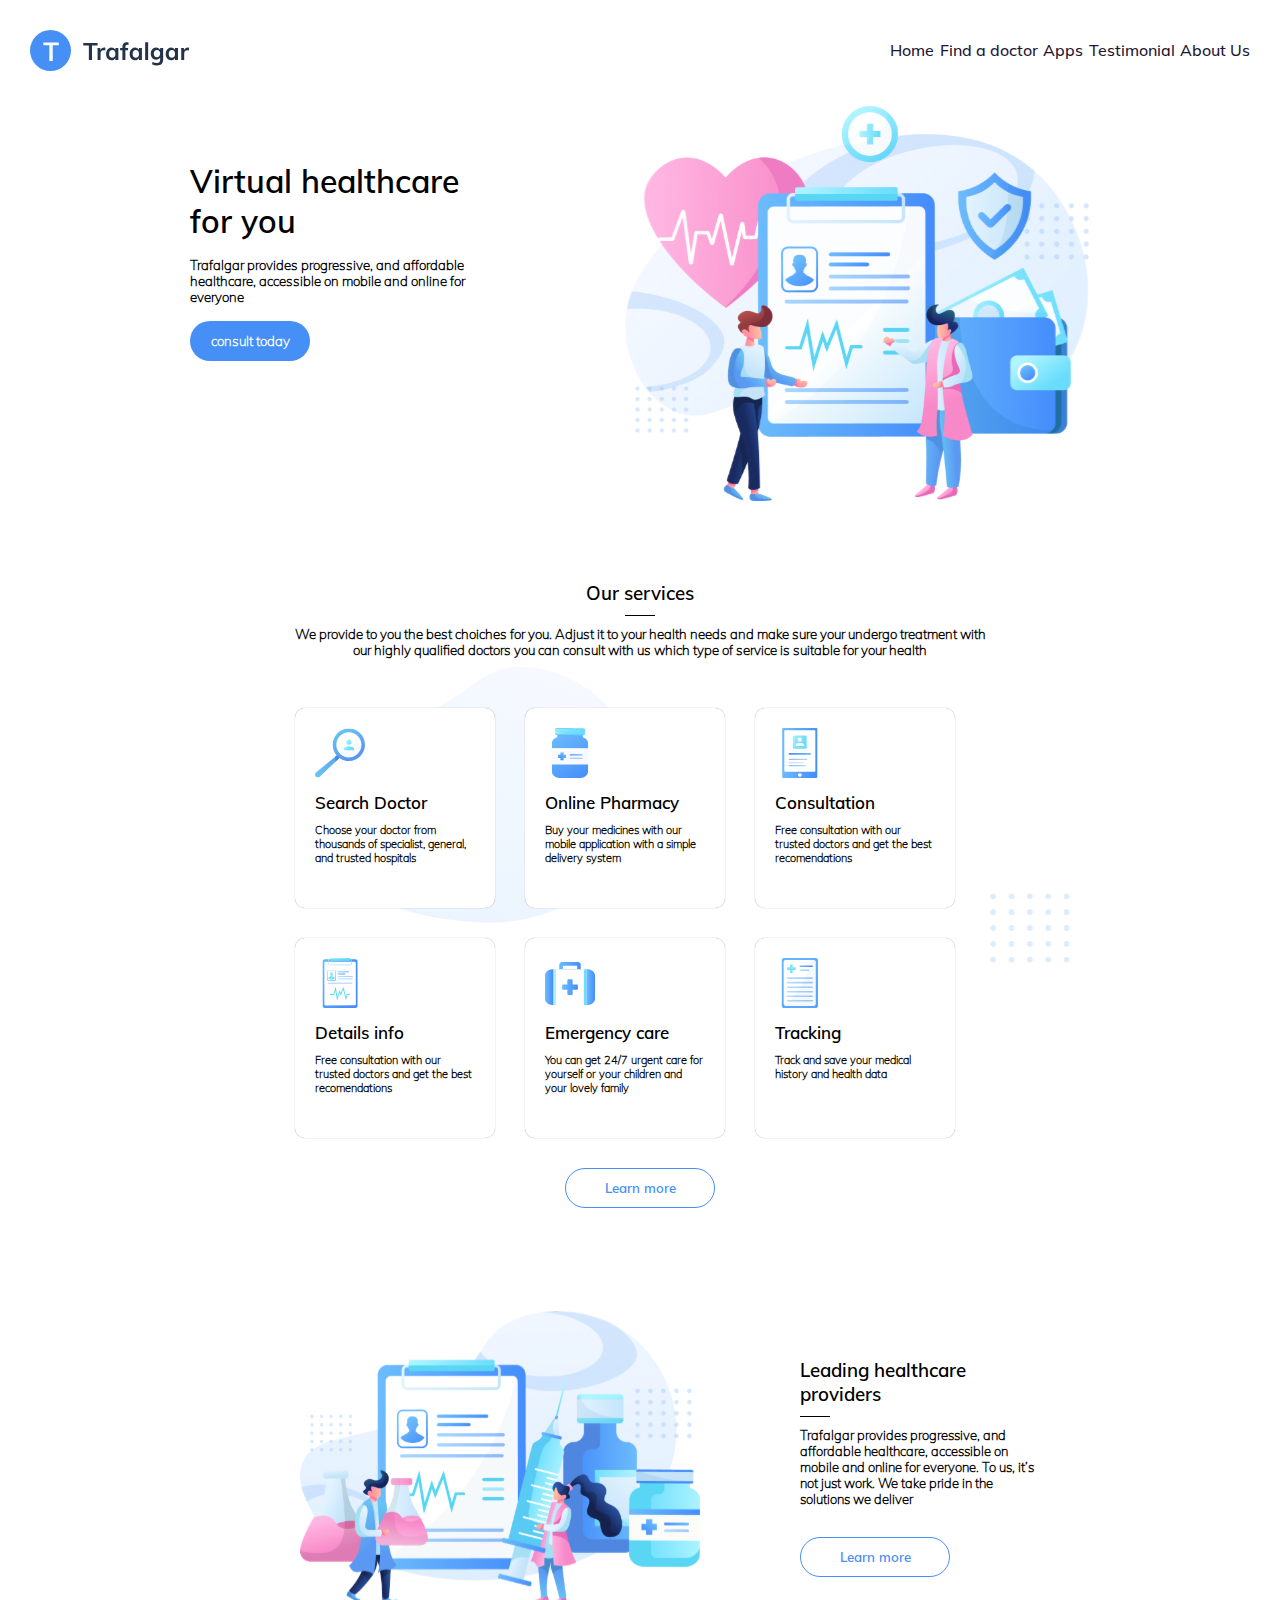
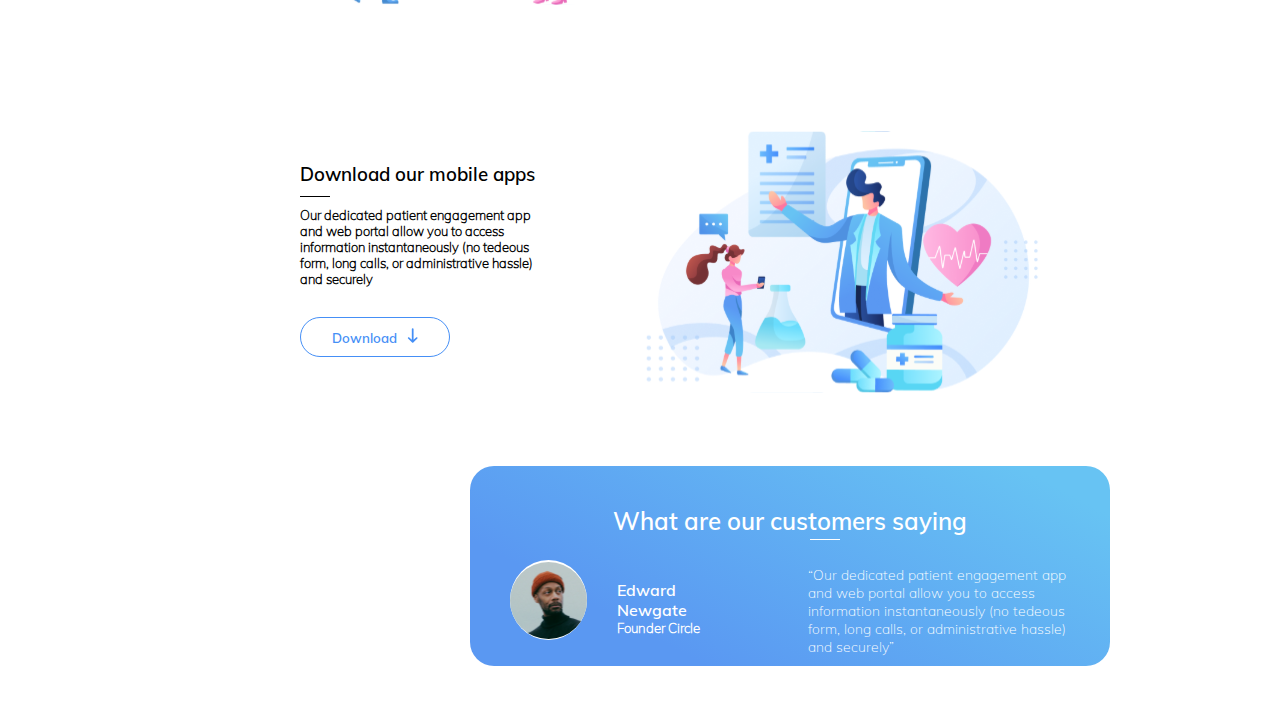
<file: index.html>
<!DOCTYPE html>
<html>
    <head>
        <meta charset="utf-8">
        <meta http-equiv="X-UA-Compatible" content="IE=edge">
        <title>Landing Page</title>
        <meta name="description" content="">
        <meta name="viewport" content="width=device-width, initial-scale=1">
        <link rel="stylesheet" href="./styles/styles.css">
    </head>
    <body>
       <div class="container-div">
            <div class="nav-div">
                <nav>
                    <img src="./images/logo.svg" class="logo-img">
                    <ul class="top-nav">
                        <li><a href="#">Home</a></li>
                        <li><a href="#">Find a doctor</a></li>
                        <li><a href="#">Apps</a></li>
                        <li><a href="#">Testimonial</a></li>
                        <li><a href="#">About Us</a></li>
                    </ul>
                </nav>
                <div class="body-top-div">
                        <div class="header-text">
                            <h1>Virtual healthcare for you</h1>
                            <h5>Trafalgar provides progressive, and affordable 
                                healthcare, accessible on mobile and online 
                                for everyone</h5>
                            <button class="consult-btn">consult today</button>
                        </div>
                        <div class="illustration-div">
                                <img src="./images/illustration.svg" class="illustration-img">
                        </div>
                </div>
                <div class="our-services-div">
                        <div class="our-services">
                            <h3>Our services</h3>
                            <div class="border-bottom"></div>
                            <h5>We provide to you the best choiches for you. Adjust it to your health needs and make sure your undergo treatment with our highly qualified doctors you can consult with us which type of service is suitable for your health</h5>
                        </div>
                </div>
                <div class="services-div">
                    <div class="first-services-row">
                            <div class="services">
                                <img src="./images/Frame-2.svg" class="services-img">
                                <h3>Search Doctor</h3>
                                <h5>Choose your doctor from thousands of specialist, general, and trusted hospitals</h5>
                            </div>
                            <div class="services">
                                <img src="./images/Frame-3.svg" class="services-img">
                                <h3>Online Pharmacy</h3>
                                <h5>Buy  your medicines with our mobile application with a simple delivery system</h5>
                            </div>
                            <div class="services">
                                <img src="./images/Frame-4.svg" class="services-img">
                                <h3>Consultation</h3>
                                <h5>Free consultation with our trusted doctors and get the best recomendations</h5>
                            </div>
                    </div>

                    <div class="second-services-row">
                        <div class="services">
                            <img src="./images/Frame-5.svg" class="services-img">
                            <h3>Details info</h3>
                            <h5>Free consultation with our trusted doctors and get the best recomendations</h5>
                        </div>
                        <div class="services">
                            <img src="./images/Frame-6.svg" class="services-img">
                            <h3>Emergency care</h3>
                            <h5>You can get 24/7 urgent care for yourself or your children and your
                                lovely family</h5>
                        </div>
                        <div class="services">
                            <img src="./images/Frame-7.svg" class="services-img">
                            <h3>Tracking</h3>
                            <h5>Track and save your medical history and health data </h5>
                        </div>
                    </div>
                    <div class="learn-more-btn-div">
                            <button class="learn-more-btn">Learn more</button>
                    </div>
                </div>
                <div class="health-provider-div">
                        <div class="health-provider-img-div">
                            <img src="./images/trafalgar-illustration sec02 1.svg" class="health-provider-img">
                        </div>
                        <div class="leading-health-care">
                            <h3>Leading healthcare providers</h3>
                            <div class="border-bottom"></div>
                            <h5>Trafalgar provides progressive, and affordable healthcare, accessible on mobile and online for everyone. To us, it’s not just work. We take pride 
                                in the solutions we deliver</h5>
                            <button class="learn-more-btn">Learn more</button>
                        </div>
                </div>
                <div class="mobile-apps-div">
                    <div class="leading-health-care">
                        <h3>Download our 
                            mobile apps</h3>
                        <div class="border-bottom"></div>
                        <h5>Our dedicated patient engagement app and 
                            web portal allow you to access information instantaneously (no tedeous form, long calls, 
                            or administrative hassle) and securely</h5>
                        <button class="learn-more-btn">Download<img src='./images/Vector.svg' class="down-arrow"></button>
                    </div>
                    <div class="health-provider-img-div">
                        <img src="./images/trafalgar-illustration sec03 1.svg" class="health-provider-img">
                    </div>
                </div>
                <div class="feedback-div">
                    <h2 class="feedback-text">What are our customers saying</h2>
                    <div class="border-bottom-white"></div>
                    <div class="user-div">
                        <div class="image-frame">
                            <img src="./images/profile-image.svg" class="profile-image">
                        </div>
                        <div class="info">
                            <h4>Edward Newgate</h4>
                            <h5>Founder Circle</h5>
                        </div>
                        <div class="bio">
                            <p>
                                “Our dedicated patient engagement app and 
                                web portal allow you to access information instantaneously (no tedeous form, long calls, 
                                or administrative hassle) and securely”
                            </p>
                        </div>
                    </div> 
                </div>
                
            </div>
       </div>
    </body>
</html>
</file>
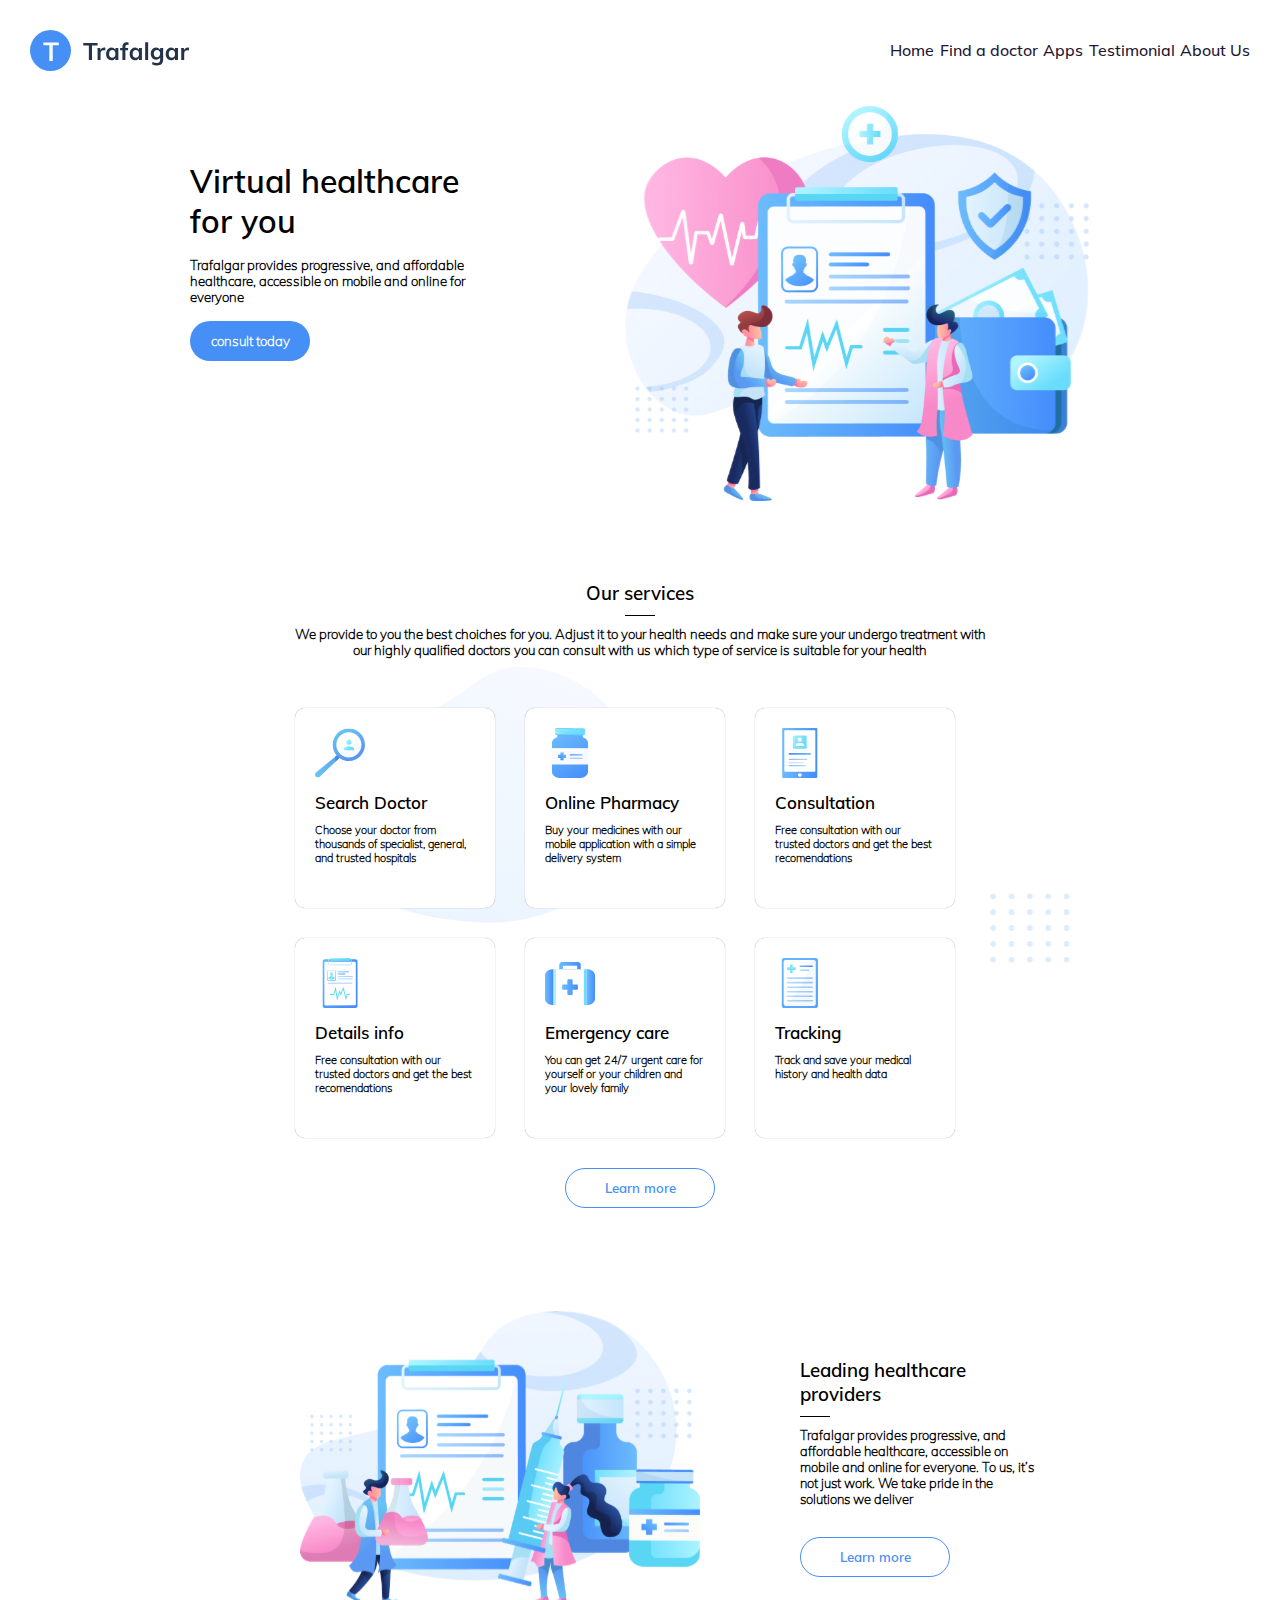
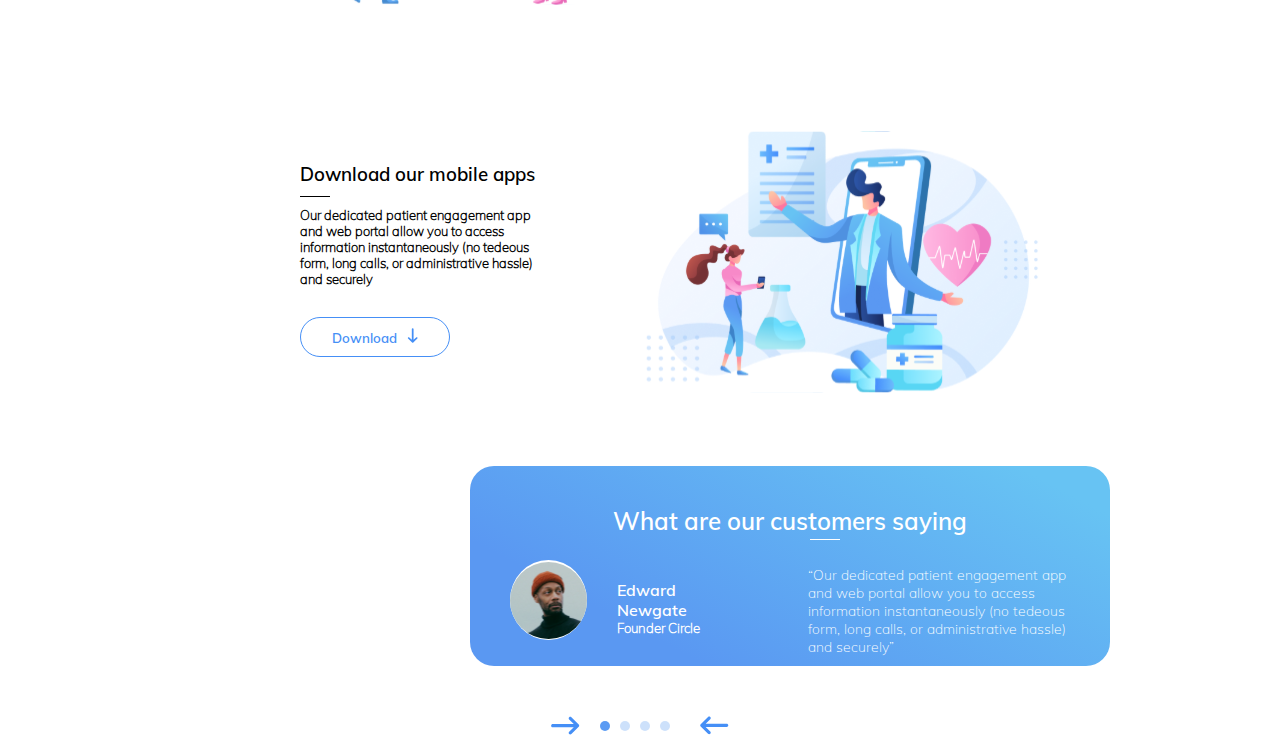
<file: html/index.html>
<!DOCTYPE html>
<html>
    <head>
        <meta charset="utf-8">
        <meta http-equiv="X-UA-Compatible" content="IE=edge">
        <title>Landing Page</title>
        <meta name="description" content="">
        <meta name="viewport" content="width=device-width, initial-scale=1">
        <link rel="stylesheet" href="../styles/styles.css">
    </head>
    <body>
       <div class="container-div">
            <div class="nav-div">
                <nav>
                    <img src="../images/logo.svg" class="logo-img">
                    <ul class="top-nav">
                        <li><a>Home</a></li>
                        <li><a>Find a doctor</a></li>
                        <li><a>Apps</a></li>
                        <li><a>Testimonial</a></li>
                        <li><a>About Us</a></li>
                    </ul>
                </nav>
                <div class="body-top-div">
                        <div class="header-text">
                            <h1>Virtual healthcare for you</h1>
                            <h5>Trafalgar provides progressive, and affordable 
                                healthcare, accessible on mobile and online 
                                for everyone</h5>
                            <button class="consult-btn">consult today</button>
                        </div>
                        <div class="illustration-div">
                                <img src="../images/illustration.svg" class="illustration-img">
                        </div>
                </div>
                <div class="our-services-div">
                        <div class="our-services">
                            <h3>Our services</h3>
                            <div class="border-bottom"></div>
                            <h5>We provide to you the best choiches for you. Adjust it to your health needs and make sure your undergo treatment with our highly qualified doctors you can consult with us which type of service is suitable for your health</h5>
                        </div>
                </div>
                <div class="services-div">
                    <div class="first-services-row">
                            <div class="services">
                                <img src="../images/Frame-2.svg" class="services-img">
                                <h3>Search Doctor</h3>
                                <h5>Choose your doctor from thousands of specialist, general, and trusted hospitals</h5>
                            </div>
                            <div class="services">
                                <img src="../images/Frame-3.svg" class="services-img">
                                <h3>Online Pharmacy</h3>
                                <h5>Buy  your medicines with our mobile application with a simple delivery system</h5>
                            </div>
                            <div class="services">
                                <img src="../images/Frame-4.svg" class="services-img">
                                <h3>Consultation</h3>
                                <h5>Free consultation with our trusted doctors and get the best recomendations</h5>
                            </div>
                    </div>

                    <div class="second-services-row">
                        <div class="services">
                            <img src="../images/Frame-5.svg" class="services-img">
                            <h3>Details info</h3>
                            <h5>Free consultation with our trusted doctors and get the best recomendations</h5>
                        </div>
                        <div class="services">
                            <img src="../images/Frame-6.svg" class="services-img">
                            <h3>Emergency care</h3>
                            <h5>You can get 24/7 urgent care for yourself or your children and your
                                lovely family</h5>
                        </div>
                        <div class="services">
                            <img src="../images/Frame-7.svg" class="services-img">
                            <h3>Tracking</h3>
                            <h5>Track and save your medical history and health data </h5>
                        </div>
                    </div>
                    <div class="learn-more-btn-div">
                            <button class="learn-more-btn">Learn more</button>
                    </div>
                </div>
                <div class="health-provider-div">
                        <div class="health-provider-img-div">
                            <img src="../images/trafalgar-illustration sec02 1.svg" class="health-provider-img">
                        </div>
                        <div class="leading-health-care">
                            <h3>Leading healthcare providers</h3>
                            <div class="border-bottom"></div>
                            <h5>Trafalgar provides progressive, and affordable healthcare, accessible on mobile and online for everyone. To us, it’s not just work. We take pride 
                                in the solutions we deliver</h5>
                            <button class="learn-more-btn">Learn more</button>
                        </div>
                </div>
                <div class="mobile-apps-div">
                    <div class="leading-health-care">
                        <h3>Download our 
                            mobile apps</h3>
                        <div class="border-bottom"></div>
                        <h5>Our dedicated patient engagement app and 
                            web portal allow you to access information instantaneously (no tedeous form, long calls, 
                            or administrative hassle) and securely</h5>
                        <button class="learn-more-btn">Download<img src='../images/Vector.svg' class="down-arrow"></button>
                    </div>
                    <div class="health-provider-img-div">
                        <img src="../images/trafalgar-illustration sec03 1.svg" class="health-provider-img">
                    </div>
                </div>
                <div class="feedback-div">
                    <h2 class="feedback-text">What are our customers saying</h2>
                    <div class="border-bottom-white"></div>
                    <div class="user-div">
                        <div class="image-frame">
                            <img src="../images/profile-image.svg" class="profile-image">
                        </div>
                        <div class="info">
                            <h4>Edward Newgate</h4>
                            <h5>Founder Circle</h5>
                        </div>
                        <div class="bio">
                            <p>
                                “Our dedicated patient engagement app and 
                                web portal allow you to access information instantaneously (no tedeous form, long calls, 
                                or administrative hassle) and securely”
                            </p>
                        </div>
                    </div> 
                </div>
                <div class="elipsis-div">
                    <img src="../images/arrow-back.svg" class="arrow-elipsis-back">
                    <img src="../images/Ellipse 5.svg" class="elipsis">
                    <img src="../images/Ellipse 6.svg" class="elipsis">
                    <img src="../images/Ellipse 6.svg" class="elipsis">
                    <img src="../images/Ellipse 6.svg" class="elipsis">
                    <img src="../images/arrow-forward.svg" class="arrow-elipsis-forward">
                </div>
                
            </div>
       </div>
    </body>
</html>
</file>
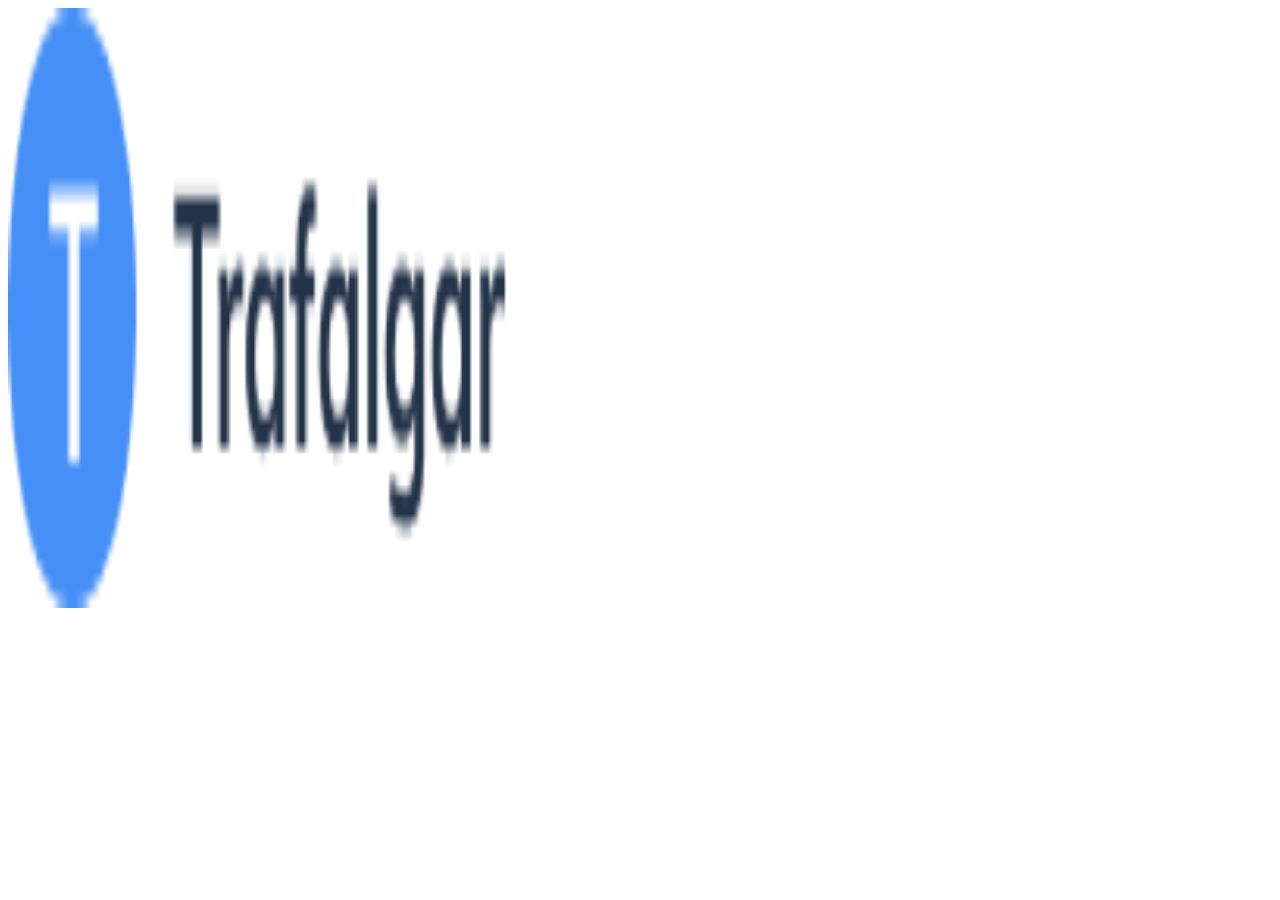
<file: html/test.html>
<!DOCTYPE html>
<html>
    <head>
        <meta charset="utf-8">
        <meta http-equiv="X-UA-Compatible" content="IE=edge">
        <title></title>
        <meta name="description" content="">
        <meta name="viewport" content="width=device-width, initial-scale=1">
        <link rel="stylesheet" href="">
    </head>
    <body>
        <img src="logo-2.png" alt="Girl in a jacket" style="width:500px;height:600px;">
    </body>
</html>
</file>
<file: styles/styles.css>
@font-face{
    font-family: 'Mulish-nav';
    src: url('../fonts/Mulish/static/Mulish-Medium.ttf');
    font-weight: 400;
    font-style: normal;
    font-display: swap;
}

@font-face{
    font-family: 'Mulish-extraLight';
    src: url('../fonts/Mulish/static/Mulish-ExtraLight.ttf');
    font-weight: 300;
    font-style: normal;
    font-size: 21px;
    font-display: swap;
}

@font-face{
    font-family: 'Mulish-semiBold';
    src: url('../fonts/Mulish/static/Mulish-SemiBold.ttf');
    font-weight: 300;
    font-style: normal;
    font-size: 21px;
    font-display: swap;
}

*{
    margin: 0;
    padding: 0;
    box-sizing: border-box;
    list-style-type: none;
}

nav{
    display: flex;
    flex-direction: row;  
    /* justify-content: space-between; */
    padding: 30px;
}

.logo-img{
    transition: ease-in 300ms;
}

.logo-img:hover{
    transform: translate(5px, 0px);
}

body{
   
}

.top-nav{
    margin-top: 10px; 
    margin-left: 700px;
    display: flex;
    flex-direction: row;
    justify-content: space-between;
    width: 500px;
    /* align-items: flex-end; */
    font-family: Mulish-nav, Helvetica;
}

.top-nav a{
    text-decoration: none;
}

.top-nav a:hover{
    border-bottom: 1px solid #458FF6;
    padding-bottom: 3px;
    color: grey;
    transition: ease-in-out 300ms
}

li a{
    color: #1F1534;
    cursor: pointer;
}

.body-top-div{
    display: flex;
    flex-direction: row;
    padding-left: 190px;
    padding-right: 30px;
    justify-content: space-between;
;
}

.header-text{
    width: 300px;
    margin-top: 60px;
    height: 200px;
    display: flex;
    flex-direction: column;
    justify-content: space-between;
}

.header-text h1{
    font-family: Mulish-semiBold;
}

.header-text h5{
    font-family: Mulish-extraLight, Helvetica;
    font-weight: 21px;
}

.consult-btn{
    width: 120px;
    height: 40px;
    border-radius: 55px;
    border-style: none;
    background-color: #458FF6;
    color: white;
    font-family:  Mulish-extraLight, Helvetica;
    transition: ease-out 300ms;
    font-weight: bold;
}

.consult-btn:hover{
    background-color: white;
    border: 0.7px solid #458FF6;
    color: #458FF6;
    transform: scale(1.09);
}

.illustration-div{
    width: 693px;
    height: 480px;
    transition: ease-in 300ms transform;
    
}

.illustration-div:hover{
    transform:scale(0.9) translate(30px, 20px);
}

.illustration-img{
    height: 400px;
    width: 600px;
}

.our-services{
    display: flex;
    justify-content: center;
    align-items: center;
    /* width: 100%; */
    align-self: center;
    flex-direction: column;
    /* width: 200px; */
}

.our-services h3{
    font-family: Mulish-semiBold, Helvetica;

}

.border-bottom{
    border-bottom-style: solid;
    border-left: none;
    border-width: 1.9px;
    width: 30px;
    margin-top: 10px;
    margin-bottom: 10px;
} 


.our-services h5{
    font-family:  Mulish-extraLight, Helvetica;
    width: 700px;
    text-align: center;
}

.services-div{
    background-image: url('../images/Frame.svg'), url('../images/element.svg');
    padding: 50px;
    background-repeat: no-repeat, no-repeat;
    width: 100%;
    background-position: 300px -80px, 990px 230px;
    background-size: 400px 400px, 80px 80px;
}

.first-services-row{
    display: flex;
    flex-direction: row;
    justify-content: center;
    align-items: center;
    margin-bottom: 30px;
    /* width: 800px; */
}

.services{
    height: 200px;
    width: 200px;
    background-color: white;
    margin-right: 30px;
    border-radius: 10px;
    box-shadow: 0 0 1px #888888;
    transition: ease-in 300ms transform;

    padding: 20px;
}

.services:hover{
    transform: scale(1.08);
}

.services-img{
    height: 50px;
    width: 50px;
    margin-bottom: 10px;
}

.services h3{
    font-family:  Mulish-semiBold, Helvetica;
    margin-bottom: 10px;
    font-size: 17px;
}

.services h5{
    font-family:  Mulish-extraLight, Helvetica;
    font-size: 11px;
}

.second-services-row{
    display: flex;
    flex-direction: row;
    justify-content: center;
    align-items: center;
    
}

.learn-more-btn-div{
    display: flex;
    justify-content: center;
    align-items: center;
}

.learn-more-btn{
    height: 40px;
    width: 150px;
    border-radius: 50px;
    border-style: solid;
    border-width: 1px;
    border-color: #458FF6;
    background-color: white;
    color: #458FF6;
    font-family: Mulish-semiBold, Helvetica;
    margin-top: 30px;
    transition: ease-in 300ms;
}

.learn-more-btn:hover{
    background-color: #458FF6;
    border: none;
    transform: scale(1.08);
    color: white;
}

.health-provider-div{
    padding-left: 300px;
    display: flex;
    flex-direction: row;
}

.health-provider-img-div{
    margin-right: 100px;
}

.health-provider-img{
    height: 400px;
    width: 400px;
}

.leading-health-care{
    margin-top: 100px;
    width: 240px;
    margin-right: 100px;
}

.leading-health-care h3{
    font-family: Mulish-semiBold, Helvetica;
}

.leading-health-care h5{
    font-family: Mulish-extraLight, Helvetica;
    font-size: 13px;
}
.mobile-apps-div{
    display: flex;
    flex-direction: row;
    padding-left: 300px;
}

.down-arrow{
    /* margin-top: 10px; */
    height: 15px;
    margin-left: 10px;
}

.feedback-div{
    width: 50%;
    height: 200px;
    justify-self: center;
    background: linear-gradient(208.18deg, #67C3F3 9.05%, #5A98F2 76.74%);
    margin-left: 300px;
    padding:40px;
    border-radius: 24px;
    margin-bottom: 50px;
}

.feedback-text{
    font-family: Mulish-semiBold, Helvetica;
    color: white;
    text-align: center;
}

.border-bottom-white{
    border-bottom-style: solid;
    border-width: 1px;
    padding-bottom: 3px;
    border-width: 1.9px;
    border-bottom-color: white;
    width: 30px;
    margin-left: 300px;
    margin-bottom: 20px;

}   

.user-div{
    display: flex;
    flex-direction: row;
}

.image-frame{
    height: 80px;
    width: 80px;
    border-radius: 100%;
    background-color: white;
    display: flex;
    justify-content: center;
    align-items: center;
}

.profile-image{
    height: 77px;
    width: 77px;
    border-radius: 100%;
}

.info {
    margin-left: 30px;
    margin-top: 20px;
    width: 150px;
}

.info h4{
    font-family: Mulish-semiBold, Helvetica;
    color: white;
}

.info h5{
    font-family: Mulish-extraLight, Helvetica;
    color: white;
}

.bio{
    margin-left: 60px;
    width:300px;
    margin-top: 6px;
}

.bio p{
    font-family: Mulish-extraLight, Helvetica;
    color: white;
    font-size: 14px;
}

.elipsis-div{
    display: flex;
    flex-direction: row;
    width: 100%;
    justify-content: center;
    align-items: center;
}

.arrow-elipsis-forward{
    margin-left: 20px;
    
}

.arrow-elipsis-back{
    margin-right: 20px;
}

.elipsis{
    margin-right: 10px;
}

/* Mobile view */

/* @media screen and (max-width: 600px) {
    body{
        display: none;
    }
} */
</file>
